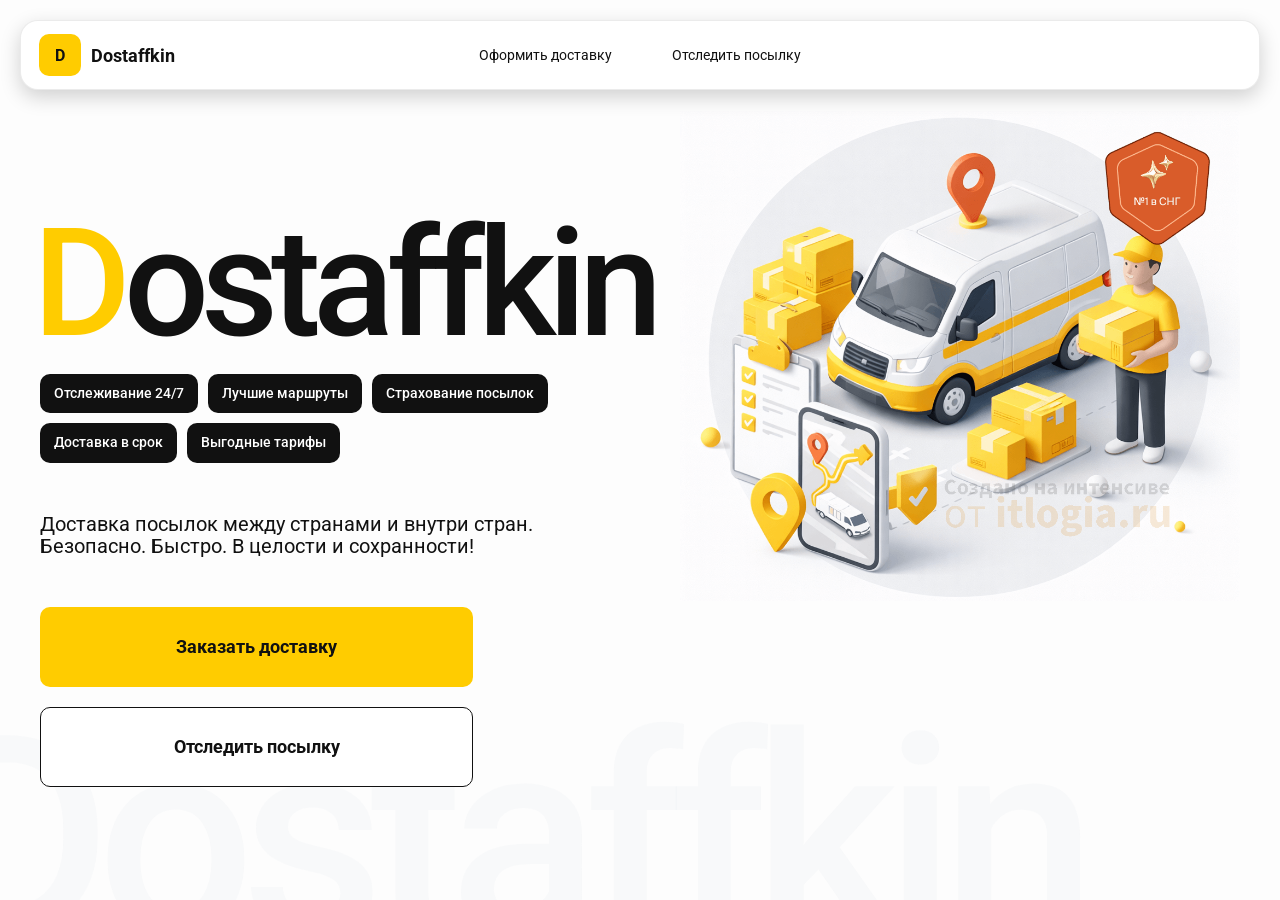
<file: index.html>
<!doctype html>
<html lang="ru">

<head>
    <meta charset="utf-8" />
    <meta name="viewport" content="width=device-width,initial-scale=1,maximum-scale=1,user-scalable=0" />
    <title>Dostaffkin — Доставка посылок между странами и внутри стран. Безопасно. Быстро. В целости и сохранности!
    </title>
    <link rel="stylesheet" href="styles/base.css">
    <link rel="stylesheet" href="styles/base_adaptive.css">
    <link rel="stylesheet" href="styles/index.css">
    <link rel="stylesheet" href="styles/index_adaptive.css">
</head>

<body>

    <div class="container">
        <header class="header">
            <a class="header-brand" href="#">
                <div class="header-logo">D</div>
                <div class="header-title">Dostaffkin</div>
            </a>
            <nav class="header-menu">
                <a class="header-link" href="./order.html">Оформить <span>доставку</span></a>
                <a class="header-link" href="./track.html">Отследить <span>посылку</span></a>
            </nav>
        </header>
        <main class="main">
            <section class="main-info">
                <div class="main-title">
                    <span>D</span>ostaffkin
                </div>
                <div class="main-features">
                    <div class="main-feature">Отслеживание 24/7</div>
                    <div class="main-feature">Лучшие маршруты</div>
                    <div class="main-feature">Страхование посылок</div>
                    <div class="main-feature">Доставка в срок</div>
                    <div class="main-feature">Выгодные тарифы</div>
                </div>
                <div class="main-description">
                    Доставка посылок между странами и внутри стран.
                    Безопасно. Быстро. В целости и сохранности!
                </div>
                <div class="main-actions">
                    <a class="button" type="button" href="./order.html">Заказать доставку</a>
                    <a class="button button-white" type="button" href="./track.html">Отследить посылку</a>
                </div>
            </section>
            <div class="main-title-ghost">Dostaffkin</div>
            <section class="main-image">
                <img src="images/main-image.png" alt="Main image"/>
            </section>
        </main>
    </div>

</body>

</html>
</file>
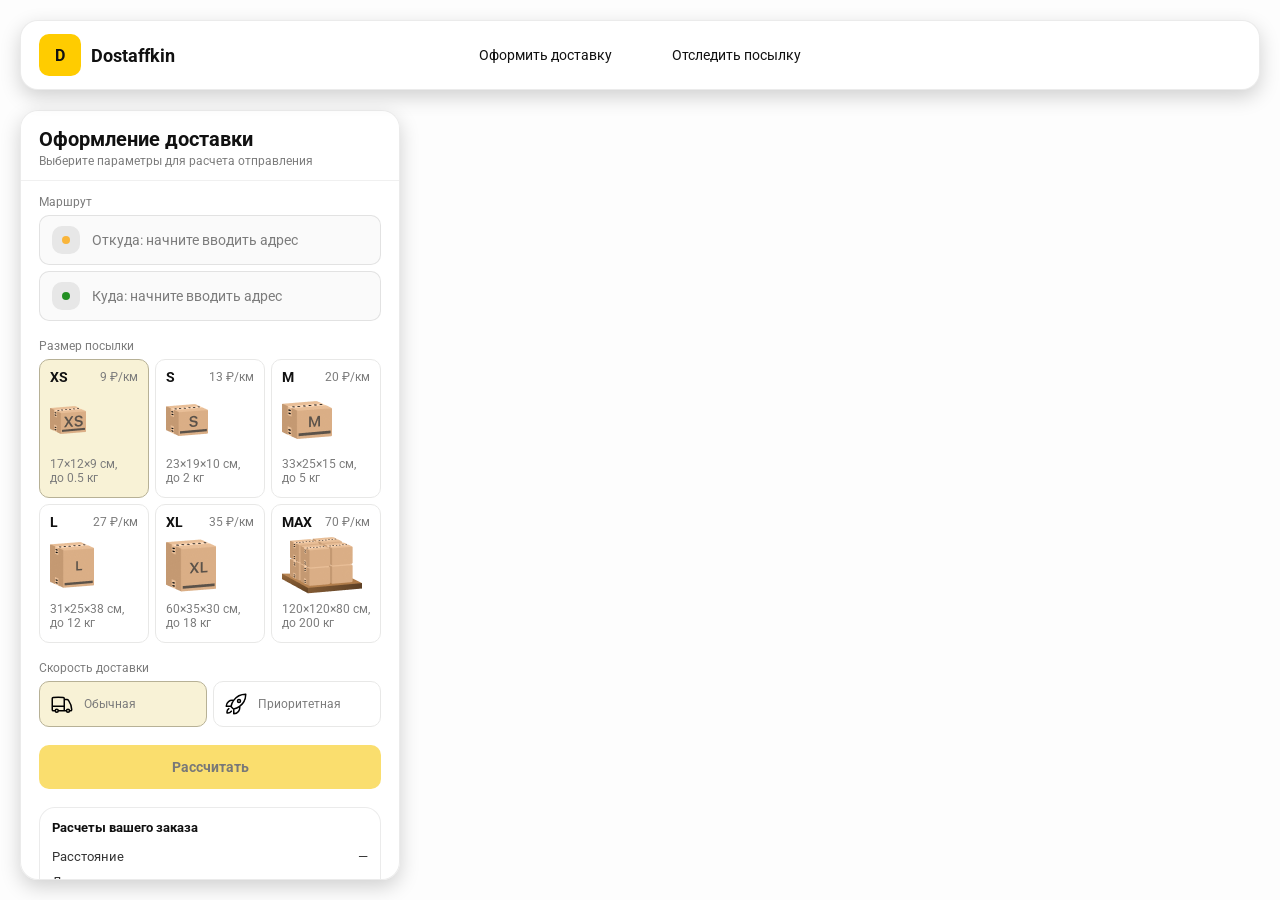
<file: order.html>
<!doctype html>
<html lang="ru">

<head>
    <meta charset="utf-8" />
    <meta name="viewport" content="width=device-width,initial-scale=1,maximum-scale=1,user-scalable=0" />
    <title>Оформление доставки</title>

    <link rel="stylesheet" href="styles/base.css" />
    <link rel="stylesheet" href="styles/base_adaptive.css" />

    <link rel="stylesheet" href="styles/order.css" />
    <link rel="stylesheet" href="styles/order_adaptive.css" />

    <script
        src="https://api-maps.yandex.ru/2.1/?lang=ru_RU&apikey=5326e7f7-15bf-4af9-987e-a685b9cf5987&suggest_apikey=99cb9d50-891c-426b-ad6d-86b700f45d09"
        type="text/javascript"></script>
</head>

<body>
    <div id="map"></div>

    <header class="header">
        <a class="header-brand" href="./index.html">
            <div class="header-logo">D</div>
            <div class="header-title">Dostaffkin</div>
        </a>
        <nav class="header-menu">
            <a class="header-link" href="#">Оформить <span>доставку</span></a>
            <a class="header-link" href="./track.html">Отследить <span>посылку</span></a>
        </nav>
    </header>

    <aside class="main" id="sidebar">
        <div class="main-header">
            <div class="main-title">Оформление доставки</div>
            <div class="main-text">Выберите параметры для расчета отправления</div>
        </div>
        <div class="main-content">
            <div class="main-route">
                <div class="main-block-title">Маршрут</div>
                <div class="main-fields">
                    <div class="main-field" id="fromField">
                        <div class="main-pin"></div>
                        <input id="from" placeholder="Откуда: начните вводить адрес" autocomplete="off" />
                        <div class="main-ac" id="fromAc" role="listbox" aria-label="Подсказки адресов"></div>
                    </div>

                    <div class="main-field" id="toField">
                        <div class="main-pin"></div>
                        <input id="to" placeholder="Куда: начните вводить адрес" autocomplete="off" />
                        <div class="main-ac" id="toAc" role="listbox" aria-label="Подсказки адресов"></div>
                    </div>
                </div>
            </div>
            <div class="main-package">
                <div class="main-block-title">Размер посылки</div>

                <div class="main-sizes">
                    <div class="main-size-card is-active" data-value="xs">
                        <div class="main-size-top">
                            <div class="main-size-label">XS</div>
                            <div class="main-size-rate">9 ₽/км</div>
                        </div>
                        <div class="main-size-media">
                            <img src="images/sizes/xs.png" alt="Короб XS" />
                        </div>
                        <div class="main-size-description">17×12×9 см,<br>до 0.5 кг</div>
                    </div>

                    <div class="main-size-card" data-value="s">
                        <div class="main-size-top">
                            <div class="main-size-label">S</div>
                            <div class="main-size-rate">13 ₽/км</div>
                        </div>
                        <div class="main-size-media">
                            <img src="images/sizes/s.png" alt="Короб S" />
                        </div>
                        <div class="main-size-description">23×19×10 см,<br>до 2 кг</div>
                    </div>

                    <div class="main-size-card" data-value="m">
                        <div class="main-size-top">
                            <div class="main-size-label">M</div>
                            <div class="main-size-rate">20 ₽/км</div>
                        </div>
                        <div class="main-size-media">
                            <img src="images/sizes/m.png" alt="Короб M" />
                        </div>
                        <div class="main-size-description">33×25×15 см,<br>до 5 кг</div>
                    </div>

                    <div class="main-size-card" data-value="l">
                        <div class="main-size-top">
                            <div class="main-size-label">L</div>
                            <div class="main-size-rate">27 ₽/км</div>
                        </div>
                        <div class="main-size-media">
                            <img src="images/sizes/l.png" alt="Короб L" />
                        </div>
                        <div class="main-size-description">31×25×38 см,<br>до 12 кг</div>
                    </div>

                    <div class="main-size-card" data-value="xl">
                        <div class="main-size-top">
                            <div class="main-size-label">XL</div>
                            <div class="main-size-rate">35 ₽/км</div>
                        </div>
                        <div class="main-size-media">
                            <img src="images/sizes/xl.png" alt="Короб XL" />
                        </div>
                        <div class="main-size-description">60×35×30 см,<br>до 18 кг</div>
                    </div>

                    <div class="main-size-card" data-value="max">
                        <div class="main-size-top">
                            <div class="main-size-label">MAX</div>
                            <div class="main-size-rate">70 ₽/км</div>
                        </div>
                        <div class="main-size-media main-size-media-palleta">
                            <img src="images/sizes/max.png" alt="Паллета" />
                        </div>
                        <div class="main-size-description">120×120×80 см,<br>до 200 кг</div>
                    </div>
                </div>
            </div>

            <div class="main-speed">
                <div class="main-block-title">Скорость доставки</div>

                <div class="main-speeds">
                    <div class="main-speed-card is-active" data-value="regular">
                        <img class="main-speed-media" src="images/icons/regular.svg" alt="Regular" />
                        <div class="main-speed-description">Обычная</div>
                    </div>
                    <div class="main-speed-card" data-value="fast">
                        <img class="main-speed-media" src="images/icons/fast.svg" alt="Fast" />
                        <div class="main-speed-description">Приоритетная</div>
                    </div>

                </div>
            </div>
            <div class="main-calculate-block">
                <button id="calc" class="button calculate-button" type="button" disabled>Рассчитать</button>
            </div>
            <div class="main-result" id="result">
                <div class="main-result-title">Расчеты вашего заказа</div>
                <div class="main-result-lines">
                    <div class="main-result-line"><span>Расстояние</span><span id="distanceValue">—</span></div>
                    <div class="main-result-line"><span>Доставим через</span><span id="durationValue">—</span></div>
                    <div class="main-result-line"><span>Тариф</span><span id="rateValue">—</span></div>
                </div>
                <div class="main-price">
                    <div class="main-price-label">Итого</div>
                    <div class="main-price-value" id="totalValue">—</div>
                </div>
            </div>
            <div class="main-order-box">
                <div class="main-order-form" id="orderForm">
                    <div class="main-order-title">Оформление доставки</div>
                    <div class="main-block-info-row">
                        <div class="main-block-title">Контакты</div>
                        <div class="order-fields">
                            <div class="main-field">
                                <input id="customerName" placeholder="Ваше имя" autocomplete="off" />
                            </div>
                            <div class="main-field">
                                <input id="customerPhone" placeholder="Ваш телефон" autocomplete="off"
                                    inputmode="tel" />
                            </div>
                        </div>
                    </div>
                    <div class="main-block-info-row extra-info">
                        <div class="main-block-title">Дополнительная информация</div>
                        <div class="main-field textarea">
                            <textarea id="comment" placeholder="Детали доставки и комментарии"></textarea>
                        </div>
                    </div>
                    <button id="submit" class="button main-submit-request" type="button" disabled>Отправить
                        заявку
                    </button>
                </div>

                <div class="main-order-success" id="orderSuccess">
                    <div class="main-success-icon">✓</div>
                    <div class="main-success-title">Заявка отправлена!</div>
                    <div class="main-success-title">Номер отправления – <span id="orderId"></span></div>
                    <div class="main-success-subtitle">Мы скоро свяжемся с вами</div>
                </div>
            </div>
        </div>


    </aside>
    <script src="scripts/order.js"></script>
</body>

</html>
</file>
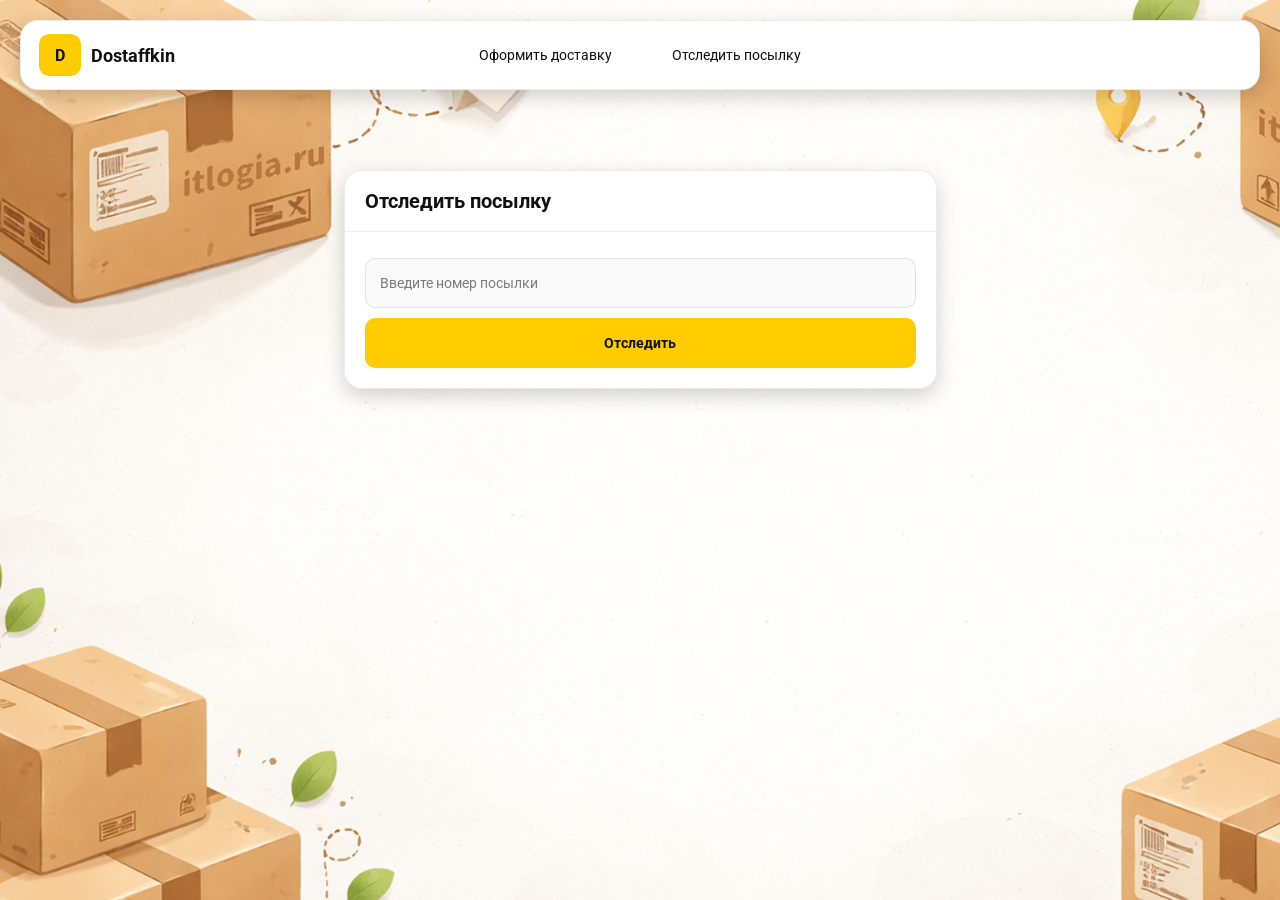
<file: track.html>
<!doctype html>
<html lang="ru">

<head>
    <meta charset="utf-8" />
    <meta name="viewport" content="width=device-width,initial-scale=1,maximum-scale=1,user-scalable=0" />
    <title>Отследить посылку</title>
    <link rel="stylesheet" href="styles/base.css" />
    <link rel="stylesheet" href="styles/base_adaptive.css" />

    <link rel="stylesheet" href="styles/track.css" />
    <link rel="stylesheet" href="styles/track_adaptive.css" />
</head>

<body>

    <div class="container">
        <header class="header">
            <a class="header-brand" href="./index.html">
                <div class="header-logo">D</div>
                <div class="header-title">Dostaffkin</div>
            </a>
            <nav class="header-menu">
                <a class="header-link" href="./order.html">Оформить <span>доставку</span></a>
                <a class="header-link" href="./track.html">Отследить <span>посылку</span></a>
            </nav>
        </header>
        <main class="track-content">
            <section class="track-card track-search">
                <div class="track-title">Отследить посылку</div>
                <div class="track-action">
                    <div class="main-field track-field">
                        <input id="trackNumber" placeholder="Введите номер посылки" autocomplete="off" />
                    </div>
                    <button id="trackButton" class="button track-button" type="button">Отследить</button>
                </div>
            </section>
            <section class="track-card track-result" id="trackResult">
                <div class="track-result-header">
                    <div class="track-id" id="trackIdValue"></div>
                    <div class="track-routes">
                        <div class="track-route">
                            <div class="track-route-pin">
                                <svg xmlns="http://www.w3.org/2000/svg" fill="none" viewBox="0 0 24 24"
                                    stroke-width="1.5" stroke="orange" class="size-6">
                                    <path stroke-linecap="round" stroke-linejoin="round"
                                        d="M15 10.5a3 3 0 1 1-6 0 3 3 0 0 1 6 0Z" />
                                    <path stroke-linecap="round" stroke-linejoin="round"
                                        d="M19.5 10.5c0 7.142-7.5 11.25-7.5 11.25S4.5 17.642 4.5 10.5a7.5 7.5 0 1 1 15 0Z" />
                                </svg>
                            </div>
                            <div class="track-route-address" id="trackFromValue">
                                Откуда: Москва, улица Арбат, 1
                            </div>
                        </div>
                        <div class="track-route track-route-arrow">
                            <svg xmlns="http://www.w3.org/2000/svg" fill="none" viewBox="0 0 24 24" stroke-width="1.5"
                                stroke="currentColor" class="size-6">
                                <path stroke-linecap="round" stroke-linejoin="round"
                                    d="M19.5 13.5 12 21m0 0-7.5-7.5M12 21V3" />
                            </svg>
                        </div>
                        <div class="track-route">
                            <div class="track-route-pin">
                                <svg xmlns="http://www.w3.org/2000/svg" fill="none" viewBox="0 0 24 24"
                                    stroke-width="1.5" stroke="green" class="size-6">
                                    <path stroke-linecap="round" stroke-linejoin="round"
                                        d="M15 10.5a3 3 0 1 1-6 0 3 3 0 0 1 6 0Z" />
                                    <path stroke-linecap="round" stroke-linejoin="round"
                                        d="M19.5 10.5c0 7.142-7.5 11.25-7.5 11.25S4.5 17.642 4.5 10.5a7.5 7.5 0 1 1 15 0Z" />
                                </svg>
                            </div>
                            <div class="track-route-address" id="trackToValue">
                                Куда: Минск, проспект Независимости, 58
                            </div>
                        </div>
                    </div>
                </div>
                <div class="track-info">
                    <div class="track-status-title">Статус данной посылки:</div>
                    <div class="track-status-list" id="trackStatusList">
                        
                    </div>
                </div>
            </section>
        </main>
    </div>

    <script src="scripts/track.js"></script>
</body>

</html>
</file>
<file: styles/base.css>
*,
*::before,
*::after {
    box-sizing: border-box;
}

@font-face {
    font-family: "Roboto";
    src: url("../fonts/Roboto-Regular.ttf");
    font-weight: normal;
}

@font-face {
    font-family: "Roboto";
    src: url("../fonts/Roboto-Bold.ttf");
    font-weight: bold;
}

@font-face {
    font-family: "Roboto";
    src: url("../fonts/Roboto-Medium.ttf");
    font-weight: 500;
}

html,
body {
    margin: 0;
    color: #111111;
    font-family: "Roboto", sans-serif;
}

body {
    background: #FDFDFD;
}

.header {
    border-radius: 18px;
    box-shadow: 0 7px 20px 0 #0000002E;
    backdrop-filter: blur(10px);
    background: #ffffff;
    left: 20px;
    border: 1px solid rgba(0, 0, 0, 0.08);
    position: fixed;
    right: 20px;
    top: 20px;
    padding: 14px 18px;
    height: 70px;
    display: flex;
    align-items: center;
    z-index: 6;
}
.header-brand {
    display: flex;
    align-items: center;
    text-decoration: none;
    gap: 10px;
}

.header-logo {
    width: 42px;
    height: 42px;
    border-radius: 10px;
    background: #FFCC00;
    display: grid;
    place-items: center;
    font-weight: bold;
    color: #111;
}

.header-title {
    font-size: 18px;
    font-weight: bold;
    color: #111111;
    text-decoration: none;
}
.header-menu {
    display: flex;
    align-items: center;
    gap: 60px;
    margin: 0;
    position: absolute;
    left: 50%;
    transform: translateX(-50%);
}

.header-link {
    font-size: 14px;
    color: #111111;
    text-decoration: none;
}
.button {
    border: 0;
    outline: none;
    height: 44px;
    border-radius: 10px;
    font-size: 14px;
    font-weight: bold;
    cursor: pointer;
    font-family: inherit;
    transition: transform .08s ease, opacity .12s ease;
    background: #ffcc00;
    color: #111111;
    text-align: center;
    text-decoration: none;
}

.button:hover {
    background-color: #E5BC19;
}

.button:disabled {
    cursor: not-allowed;
    background-color: #FADE6E;
    color: #787878;
    transform: none;
}

.button.button-white {
    background: #ffffff;
    border: 1px solid #111111;
}

.button.button-white:hover {
    background: rgb(241 241 241);
}
.main-field {
    display: flex;
    align-items: center;
    margin-top: 6px;
    gap: 10px;
    border: 1px solid #1111111A;
    background: #FAFAFA;
    border-radius: 10px;
    padding: 10px 12px;
    position: relative;
    box-sizing: border-box;
    height: 50px;
}

.main-field.textarea {
    height: auto;
}

.main-pin {
    width: 28px;
    height: 28px;
    border-radius: 10px;
    background: rgba(17, 17, 17, 0.08);
    display: grid;
    place-items: center;
    flex: 0 0 auto;
    position: relative;
}

.main-pin::before {
    content: "";
    width: 8px;
    height: 8px;
    border-radius: 999px;
    background: orange;
    opacity: .75;
    display: block;
}

.main-field:last-child .main-pin::before {
    background: green;
    opacity: .85;
}

input, textarea {
    width: 100%;
    border: 0;
    outline: none;
    background: transparent;
    font-size: 14px;
    color: #111111;
    font-family: inherit;
}

textarea {
    resize: vertical;
    min-height: 72px;
    padding: 2px 0;
}

input::placeholder, textarea::placeholder {
    color: #7C7C7C;
}

.main-field:focus-within {
    border-color: rgba(0, 0, 0, 0.20);
    box-shadow: 0 0 0 4px rgba(255, 204, 0, 0.35);
    background: rgba(255, 255, 255, 0.75);
}
</file>
<file: styles/base_adaptive.css>
@media (max-width: 767px) {
    .header {
        left: 10px;
        right: 10px;
        top: 10px;
    }

    .header-link span {
        display: none;
    }

    .header-menu {
        gap: 20px;
        justify-content: flex-start;
        margin: 0 0 0 30px;
        position: static;
        transform: none;
    }
}

@media (max-width: 420px) {
    .header-title {
        display: none;
    }
}

@media (max-width: 374px) {
    .header-menu {
        gap: 10px;
        margin: 0 0 0 10px;
    }
}
</file>
<file: styles/index.css>
.container {
    overflow: hidden;
    min-height: 100vh;
}

.main {
    padding: 111px 40px 40px;
    position: relative;
    display: flex;
}
.main-info {
    max-width: 840px;
    width: 100%;
    position: relative;
}
.main-title {
    margin-top: 98px;
    font-weight: 500;
    font-size: 200px;
    line-height: 1;
    letter-spacing: -0.05em;
    color: #111111;
    left: -15px;
    position: relative;
}

.main-title span {
    color: #ffcc00;
}
.main-features {
    margin-top: 15px;
    display: flex;
    flex-wrap: wrap;
    gap: 10px;
}

.main-feature {
    background: #111111;
    color: #ffffff;
    padding: 12px 14px;
    font-weight: 500;
    font-size: 14px;
    line-height: 1.1;
    border-radius: 10px;
}
.main-description {
    margin-top: 50px;
    max-width: 500px;
    font-size: 20px;
    line-height: 1.1;
    color: #111111;
}
.main-actions {
    margin-top: 50px;
    display: flex;
    flex-direction: column;
    gap: 20px;
}

.main-actions .button {
    height: 80px;
    width: 433px;
    font-size: 18px;
    font-weight: bold;
    place-items: center;
    display: grid;
}
.main-title-ghost {
    position: absolute;
    z-index: -1;
    left: -70px;
    bottom: -150px;
    font-weight: 500;
    font-size: 278px;
    line-height: 1;
    letter-spacing: -0.05em;
    color: #ECEDF04D;
}
.main-image {
    width: 1024px;
    top: 100px;
    z-index: -2;
}

.main-image img {
    width: 100%;
    max-width: 1024px;
    height: auto;
    display: block;
}
</file>
<file: styles/index_adaptive.css>
@media (max-width: 1760px) {
    .main-title {
        font-size: 150px;
        left: -7px;
    }

    .main-info {
        max-width: 640px;
    }
}
@media (max-width: 1200px) {
    .main-info {
        max-width: 540px;
    }

    .main {
        padding: 111px 20px 20px;
    }

    .main-title {
        font-size: 120px;
        left: -4px;
    }

    .main-title-ghost {
        font-size: 220px;
    }
}
@media (max-width: 1024px) {
    .main-title {
        margin-top: 30px;
    }

    .main {
        flex-direction: column-reverse;
    }

    .main-image {
        max-width: 350px;
        position: absolute;
        left: 370px;
        top: 370px;
    }

    .main-info {
        max-width: 100%;
    }

    .main-actions {
        gap: 10px;
    }

    .main-actions .button {
        height: 50px;
        font-size: 14px;
        width: auto;
        max-width: 300px;
    }

    .main-description {
        max-width: 350px;
    }
}
@media (max-width: 570px) {
    .main-title {
        font-size: 88px;
    }

    .main-description {
        max-width: 100%
    }

    .main-actions {
       width: 100%;
    }

    .main-actions .button {
        width: 100%;
        max-width: 100%
    }

    .main-image {
        max-width: 650px;
        position: absolute;
        left: 170px;
        top: 70px;
        opacity: 0.2;
    }
}
@media (max-width: 400px) {
    .main-title {
        font-size: 70px;
    }
}
</file>
<file: styles/order.css>
#map {
    position: fixed;
    inset: 0;
}

.main {
    border-radius: 18px;
    box-shadow: 0 7px 20px 0 #0000002E;
    backdrop-filter: blur(10px);
    background: rgba(255, 255, 255, 0.96);
    left: 20px;
    border: 1px solid rgba(0, 0, 0, 0.08);
    position: fixed;
    top: 110px;
    bottom: 20px;
    width: 380px;
    display: flex;
    flex-direction: column;
    overflow: hidden;
    z-index: 5;
}

.main-header {
    padding: 18px 18px 12px 18px;
    border-bottom: 1px solid rgba(0, 0, 0, 0.06);
    display: flex;
    flex-direction: column;
}

.main-title {
    font-size: 20px;
    line-height: 100%;
    font-weight: bold;
}

.main-text {
    font-size: 12px;
    margin-top: 5px;
    color: #7C7C7C;
}

.main-content {
    padding: 14px 18px 18px 18px;
    overflow: auto;
    scrollbar-width: none;
    display: flex;
    flex-direction: column;
    gap: 18px;
    flex: 1;
}

.main-block-title {
    font-size: 12px;
    color: #7C7C7C;
}

.main-route .main-block-title,
.main-package .main-block-title {
    margin-bottom: 6px;
}

.main-sizes {
    display: grid;
    gap: 6px;
    grid-template-columns: repeat(3, 1fr);
}

.main-size-card {
    border: 1px solid #E8E8E7;
    background: #FFFFFF;
    border-radius: 10px;
    padding: 10px;
    cursor: pointer;
    user-select: none;
    transition: transform .08s ease, border-color .12s ease, background .12s ease;
    min-height: 139px;
}

.main-size-card:hover {
    transform: translateY(-1px);
}

.main-size-card.is-active {
    background-color: #F8F2D6;
    border-color: #B7B196;
}

.main-size-top {
    display: flex;
    align-items: center;
    justify-content: space-between;
}

.main-size-label {
    font-weight: bold;
    font-size: 14px;
    color: #111111;
    line-height: 100%;
}

.main-size-rate {
    font-size: 12px;
    color: #7C7C7C;
    line-height: 100%;
}

.main-size-media {
    margin-top: 8px;
    height: 57px;
}

.main-size-description {
    margin-top: 8px;
    font-size: 12px;
    color: #7C7C7C;
    line-height: 1.2;
}

.calculate-button {
    width: 100%;
}
.main-result {
    border: 1px solid rgba(0, 0, 0, 0.08);
    background: rgba(255, 255, 255, 0.75);
    border-radius: 16px;
    padding: 12px;
    line-height: 1.25;
}

.main-result-title {
    font-weight: bold;
    font-size: 13px;
    color: #111111;
    margin-bottom: 13px;
}

.main-result-lines {
    gap: 8px;
    display: flex;
    flex-direction: column;
}

.main-result-line {
    font-size: 13px;
    color: rgba(17, 17, 17, 0.85);
    display: flex;
    justify-content: space-between;
}

.main-price {
    margin-top: 18px;
    padding-top: 10px;
    border-top: 1px dashed rgba(0, 0, 0, 0.12);
    display: flex;
    align-items: baseline;
    justify-content: space-between;
}

.main-price-label {
    font-size: 12px;
    color: rgba(17, 17, 17, 0.55);
}

.main-price-value {
    font-size: 20px;
    font-weight: bold;
    color: #111111;
    letter-spacing: -0.3px;
}
.main-order-box {
    background: #ffffff;
    border: 1px solid #E8E8E7;
    border-radius: 10px;
    padding: 12px;
}

.main-order-title {
    margin-bottom: 8px;
    font-weight: bold;
    font-size: 14px;
    color: #111111;
}

.main-block-info {
    display: flex;
    flex-direction: column;
    gap: 6px;
}

.order-fields {
    display: grid;
    grid-template-columns: 1fr 1fr;
    column-gap: 10px;
    margin-top: 6px;
}

.main-block-info-row.extra-info {
    display: block;
    margin-top: 13px;
}

.main-submit-request {
    width: 100%;
    margin-top: 6px;
}

.main-order-success {
    display: none;
    text-align: center;
    padding: 22px 12px;
    gap: 12px;
}

.main-order-success.is-visible {
    display: flex;
    flex-direction: column;
    align-items: center;
}

.main-success-icon {
    width: 56px;
    height: 56px;
    border-radius: 50%;
    background: #16a34a;
    color: #ffffff;
    display: grid;
    place-items: center;
    font-size: 30px;
}

.main-success-title {
    font-size: 14px;
    font-weight: bold;
    color: #111111;
}

.main-success-subtitle {
    font-size: 12px;
    color: rgba(17, 17, 17, 0.55);
    line-height: 1.3;
}
.main-speed .main-block-title {
    margin-bottom: 6px;
}

.main-speeds {
    display: grid;
    gap: 6px;
    grid-template-columns: repeat(2, 1fr);
}

.main-speed-card {
    border: 1px solid #E8E8E7;
    background: #FFFFFF;
    border-radius: 10px;
    padding: 10px;
    cursor: pointer;
    user-select: none;
    transition: transform .08s ease, border-color .12s ease, background .12s ease;
    display: flex;
    align-items: center;
    gap: 10px;
}

.main-speed-card:hover {
    transform: translateY(-1px);
}

.main-speed-card.is-active {
    background-color: #F8F2D6;
    border-color: #B7B196;
}

.main-speed-description {
    font-size: 12px;
    color: #7C7C7C;
    line-height: 1.2;
}
</file>
<file: styles/order_adaptive.css>
@media (max-width: 767px) {
    .main {
        left: 10px;
        right: 10px;
        top: 50%;
        bottom: 12px;
        width: auto;
        max-width: none;
    }
}

@media (max-width: 420px) {
    .main-sizes {
        grid-template-columns: repeat(2, 1fr);
    }
}
</file>
<file: styles/track.css>
.container {
    background: #F4F4F4 url("../images/track-bg.png");
    background-size: cover;
    min-height: 100vh;
    padding: 170px 0 50px 0;
}
.track-content {
    width: 593px;
    margin: 0 auto;
}
.track-card {
    width: 100%;
    border-radius: 18px;
    box-shadow: 0 7px 20px 0 #0000002E;
    backdrop-filter: blur(10px);
    background: rgba(255, 255, 255, 0.96);
    border: 1px solid rgba(0, 0, 0, 0.08);
}

.track-title {
    font-size: 20px;
    line-height: 100%;
    font-weight: bold;
    border-bottom: 1px solid #EEEEEE;
    padding: 20px;
}

.track-action {
    padding: 20px;
}

.track-button {
    width: 100%;
    height: 50px;
}

.track-field {
    margin-bottom: 10px;
}
.track-result {
    margin-top: 5px;
    display: none;
}

.track-result.is-visible {
    display: block;
}

.track-result-header {
    font-weight: bold;
    font-size: 14px;
    color: #111111;
    padding: 20px;
    border-bottom: 1px solid #EEEEEE;
}

.track-id {
    margin-bottom: 12px;
    font-size: 20px;
}

.track-routes {
    display: flex;
    flex-direction: column;
    gap: 10px;
    font-weight: normal;
}

.track-route {
    display: flex;
    align-items: center;
    gap: 10px;
}

.track-route-pin {
    width: 24px;
    height: 24px;
    flex-shrink: 0;
}

.track-route-arrow {
    padding: 15px 0;
    width: 24px;
    height: 24px;
}

.track-info {
    padding: 20px;
}

.track-status {
    display: flex;
    align-items: center;
    font-size: 12px;
    gap: 10px;
}

.track-status-title {
    font-size: 14px;
    color: #111111;
    margin-bottom: 20px;
}

.track-status-list {
    display: flex;
    flex-direction: column;
    gap: 15px;
}

.track-status-icon {
    width: 40px;
    height: 40px;
    border-radius: 50%;
    background: rgba(17, 17, 17, 0.08);
    display: grid;
    place-items: center;
    flex: 0 0 auto;
}

.track-status.created .track-status-icon {
    background-color: #F1CB00;
}

.track-status.in-way .track-status-icon {
    background-color: #F08A11;
}

.track-status.ready .track-status-icon {
    background-color: #A35D0A;
}

.track-status.done .track-status-icon {
    background-color: #37C93B;
}

.track-status-text {
    display: flex;
    align-items: center;
    justify-content: space-between;
    color: #111111;
    font-size: 12px;
    flex: 1;
}

.track-status-date {
    color: rgba(17, 17, 17, 0.55);
}
</file>
<file: styles/track_adaptive.css>
@media (max-width: 767px) {
    .container {
        padding: 130px 0 50px 0;
    }

    .track-content {
        width: 100%;
        padding-left: 10px;
        padding-right: 10px;
    }

    .track-result-header {
        padding: 20px;
    }
}
</file>
